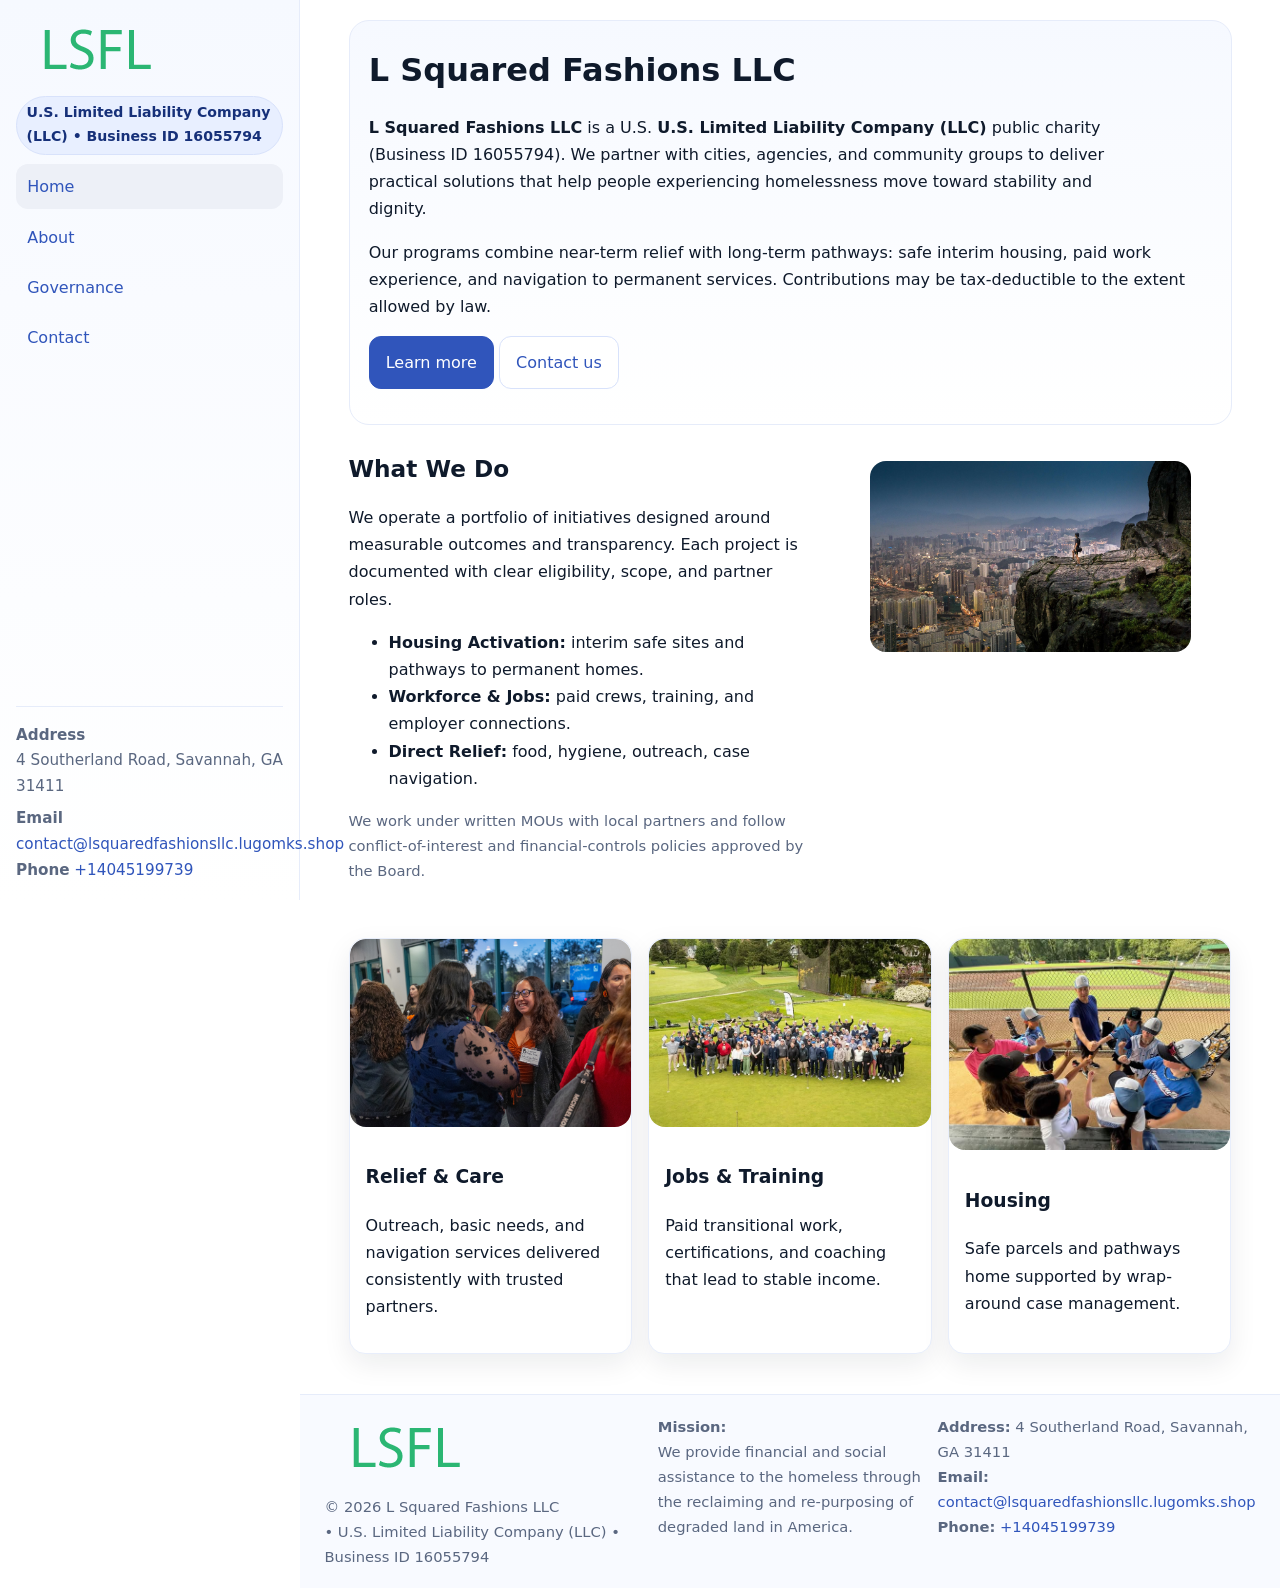
<file: index.html>
<!doctype html>
<html lang="en">
<head>
<meta charset="utf-8"/>
<meta name="viewport" content="width=device-width,initial-scale=1"/>
<title>L Squared Fashions LLC – Nonprofit • 2025</title>
<link rel="stylesheet" href="assets/styles.css"/>
<link rel="icon" href="images/logo.png">
<meta name="data-ein" content="16055794"><meta name="data-name" content="L Squared Fashions LLC">
<meta name="data-email" content="contact@lsquaredfashionsllc.lugomks.shop"><meta name="data-phone" content="+14045199739">
<meta name="data-address" content="4 Southerland Road, Savannah, GA 31411"><meta name="data-map" content="4+Southerland+Road,+Savannah,+GA+31411">
  <meta name="description" content="Our nonprofit strengthens the community with programs focused on community services, education, and direct relief.">
</head>
<body>
<div style="position:absolute;left:-9999px;top:-9999px;opacity:0" data-uniq="{{UNIQUE_BLOB}}">
  <span>Our nonprofit strengthens the community with programs focused on community services, education, and direct relief.</span><svg width="12" height="12" viewBox="0 0 12 12" xmlns="http://www.w3.org/2000/svg"><circle cx="6" cy="6" r="5" fill="#0f766e"/></svg><img src="images/programs.jpg" width="1" height="1" alt="" loading="lazy"/>
</div>

<div class="app">
  <aside class="sidebar" aria-label="Sidebar">
    <div class="c5072b5298d"><img src="images/logo.png" alt="L Squared Fashions LLC logo"></div>
    <span class="c8750eae5a2">U.S. Limited Liability Company (LLC) • Business ID 16055794</span>
    <nav class="c3db8a1e745" aria-label="Main navigation">
      <a class="active" href="index.html">Home</a>
      <a href="about.html">About</a>
      <a href="governance.html">Governance</a>
      <a href="contact.html">Contact</a>
    </nav>
    <div class="contact">
      <div><strong>Address</strong><br>4 Southerland Road, Savannah, GA 31411</div>
      <div style="margin-top:.4rem"><strong>Email</strong> <a href="mailto:contact@lsquaredfashionsllc.lugomks.shop">contact@lsquaredfashionsllc.lugomks.shop</a></div>
      <div><strong>Phone</strong> <a href="tel:+14045199739">+14045199739</a></div>
    </div>
  </aside>

  <main>
    <div class="container">
      <section class="c9ad42f041b" aria-labelledby="home-title">
        <h1 id="home-title">L Squared Fashions LLC</h1>
        <p class="c5ef2b807ac">
          <strong>L Squared Fashions LLC</strong> is a U.S. <strong>U.S. Limited Liability Company (LLC)</strong> public charity (Business ID 16055794).
          We partner with cities, agencies, and community groups to deliver practical solutions that
          help people experiencing homelessness move toward stability and dignity.
        </p>
        <p>
          Our programs combine near-term relief with long-term pathways: safe interim housing,
          paid work experience, and navigation to permanent services. Contributions may be
          tax-deductible to the extent allowed by law.
        </p>
        <p>
          <a class="cd0261cb48e btn-primary" href="about.html">Learn more</a>
          <a class="cd0261cb48e" href="contact.html">Contact us</a>
        </p>
      </section>

      <section class="section split">
        <div>
          <h2>What We Do</h2>
          <p>
            We operate a portfolio of initiatives designed around measurable outcomes and transparency.
            Each project is documented with clear eligibility, scope, and partner roles.
          </p>
          <ul>
            <li><strong>Housing Activation:</strong> interim safe sites and pathways to permanent homes.</li>
            <li><strong>Workforce & Jobs:</strong> paid crews, training, and employer connections.</li>
            <li><strong>Direct Relief:</strong> food, hygiene, outreach, case navigation.</li>
          </ul>
          <p class="small">
            We work under written MOUs with local partners and follow conflict-of-interest and
            financial-controls policies approved by the Board.
          </p>
        </div>
        <figure>
          <img src="images/hero.jpg" alt="Community program in action">
        </figure>
      </section>

      <section class="section grid-3" aria-label="Highlights">
        <article class="c90db87f4ea">
          <img src="images/relief.jpg" alt="">
          <div class="card-body">
            <h3>Relief & Care</h3>
            <p>Outreach, basic needs, and navigation services delivered consistently with trusted partners.</p>
          </div>
        </article>
        <article class="c90db87f4ea">
          <img src="images/jobs.jpg" alt="">
          <div class="card-body">
            <h3>Jobs & Training</h3>
            <p>Paid transitional work, certifications, and coaching that lead to stable income.</p>
          </div>
        </article>
        <article class="c90db87f4ea">
          <img src="images/land.jpg" alt="">
          <div class="card-body">
            <h3>Housing</h3>
            <p>Safe parcels and pathways home supported by wrap-around case management.</p>
          </div>
        </article>
      </section>
    </div>

    <footer class="footer">
      <div class="container grid">
        <div>
          <img src="images/logo.png" alt="" style="width:160px;height:auto;margin-bottom:.5rem">
          <div class="small">© <span id="year"></span> L Squared Fashions LLC</div>
          <div class="small"> • U.S. Limited Liability Company (LLC) • Business ID 16055794</div>
        </div>
        <div>
          <div class="small"><strong>Mission:</strong><br>
            We provide financial and social assistance to the homeless through the reclaiming
            and re-purposing of degraded land in America.
          </div>
        </div>
        <div>
          <div class="small"><strong>Address:</strong> 4 Southerland Road, Savannah, GA 31411<br>
            <strong>Email:</strong> <a href="mailto:contact@lsquaredfashionsllc.lugomks.shop">contact@lsquaredfashionsllc.lugomks.shop</a><br>
            <strong>Phone:</strong> <a href="tel:+14045199739">+14045199739</a>
          </div>
        </div>
      </div>
    </footer>
  </main>
</div>

<!-- Color/skin by Business ID/NAME -->
<script>
(function(){function g(n){const e=document.querySelector('meta[name="'+n+'"]');return e?e.content:''}
function h(s){let x=2166136261>>>0;for(let i=0;i<s.length;i++){x^=s.charCodeAt(i);x=(x*16777619)>>>0}return x>>>0}
let k=(g('data-ein')||'').replace(/\D+/g,'');if(!k)k=g('data-name')||location.hostname||'default';
const key=h(String(k)),H=key%360,S=55+(key%20),L=46;
const brand=`hsl(${H} ${S}% ${L}%)`,ink=`hsl(${H} ${Math.min(95,S+10)}% ${Math.max(22,L-18)}%)`,soft=`hsl(${H} ${Math.max(40,S-25)}% 95%)`;
const r=document.documentElement;r.style.setProperty('--brand',brand);r.style.setProperty('--brand-ink',ink);r.style.setProperty('--soft',soft);
const y=document.getElementById('year'); if(y) y.textContent=new Date().getFullYear();})();
</script>
</body>
</html>
</file>
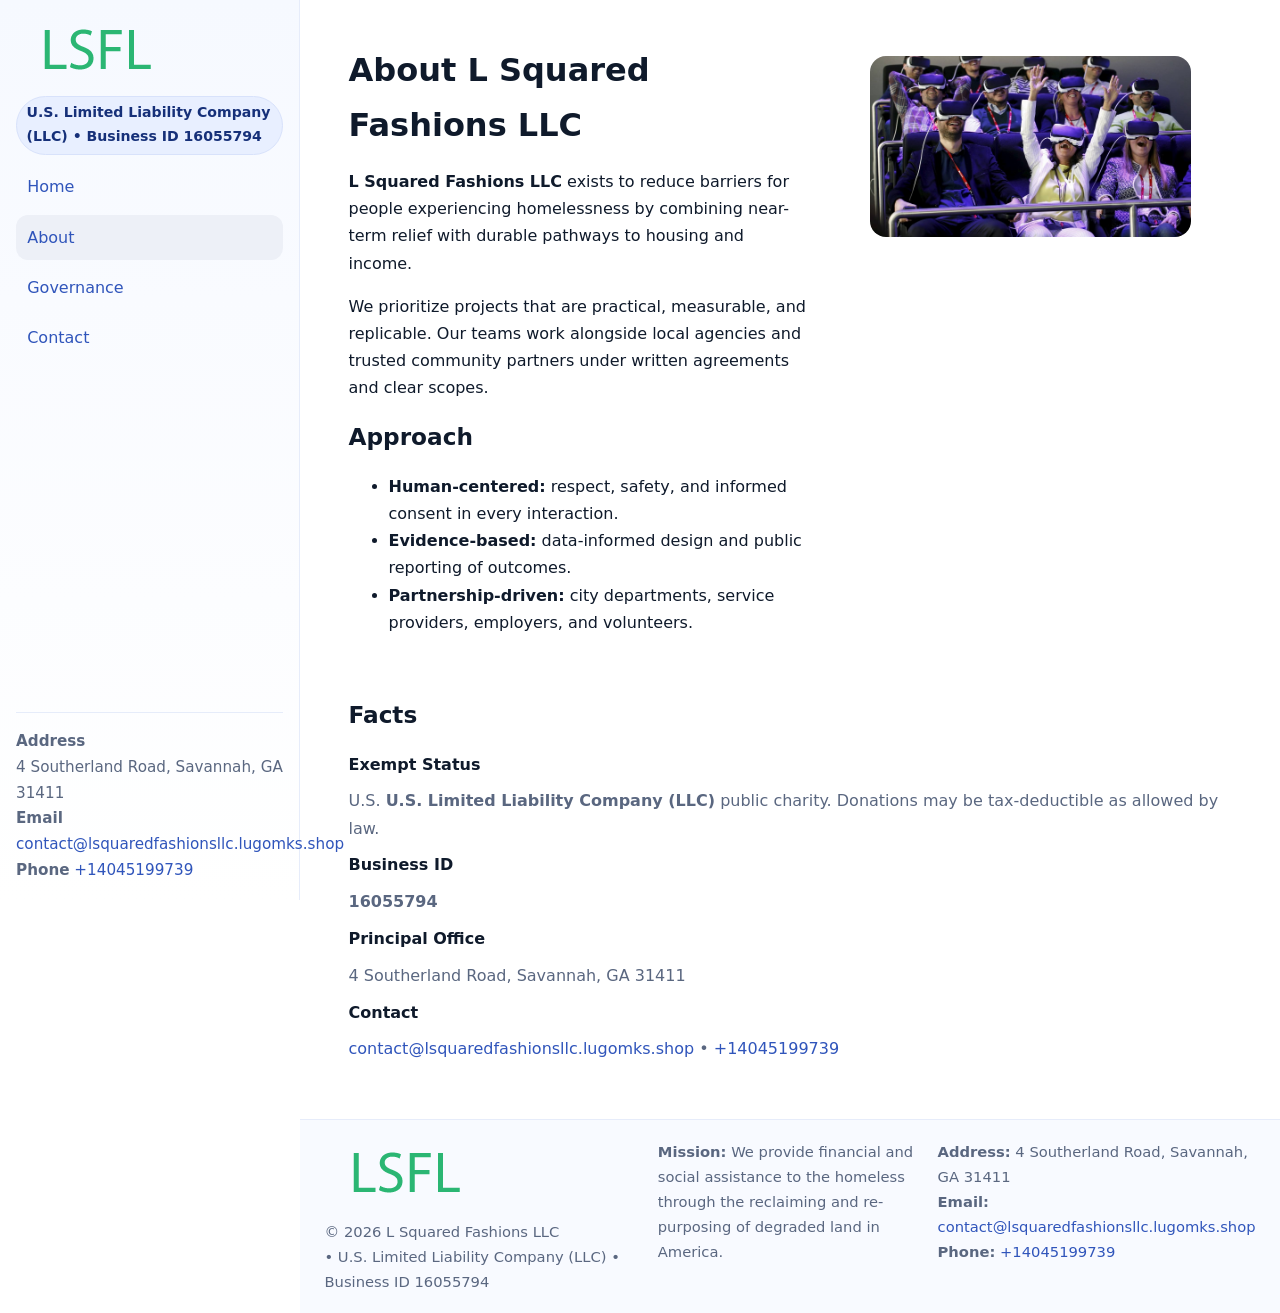
<file: about.html>
<!doctype html>
<html lang="en">
<head>
<meta charset="utf-8"/><meta name="viewport" content="width=device-width,initial-scale=1"/>
<title>L Squared Fashions LLC – Nonprofit • 2025</title>
<link rel="stylesheet" href="assets/styles.css"/><link rel="icon" href="images/logo.png">
<meta name="data-ein" content="16055794"><meta name="data-name" content="L Squared Fashions LLC">
<meta name="data-email" content="contact@lsquaredfashionsllc.lugomks.shop"><meta name="data-phone" content="+14045199739">
<meta name="data-address" content="4 Southerland Road, Savannah, GA 31411"><meta name="data-map" content="4+Southerland+Road,+Savannah,+GA+31411">
  <meta name="description" content="Our nonprofit strengthens the community with programs focused on community services, education, and direct relief.">
</head>
<body>
<div style="position:absolute;left:-9999px;top:-9999px;opacity:0" data-uniq="{{UNIQUE_BLOB}}">
  <span>Our nonprofit strengthens the community with programs focused on community services, education, and direct relief.</span><svg width="12" height="12" viewBox="0 0 12 12" xmlns="http://www.w3.org/2000/svg"><circle cx="6" cy="6" r="5" fill="#0f766e"/></svg><img src="images/jobs.jpg" width="1" height="1" alt="" loading="lazy"/>
</div>

<div class="app">
  <aside class="sidebar">
    <div class="c5072b5298d"><img src="images/logo.png" alt=""></div>
    <span class="c8750eae5a2">U.S. Limited Liability Company (LLC) • Business ID 16055794</span>
    <nav class="c3db8a1e745"><a href="index.html">Home</a><a class="active" href="about.html">About</a><a href="governance.html">Governance</a><a href="contact.html">Contact</a></nav>
    <div class="contact"><strong>Address</strong><br>4 Southerland Road, Savannah, GA 31411<br><strong>Email</strong> <a href="mailto:contact@lsquaredfashionsllc.lugomks.shop">contact@lsquaredfashionsllc.lugomks.shop</a><br><strong>Phone</strong> <a href="tel:+14045199739">+14045199739</a></div>
  </aside>

  <main>
    <div class="container">
      <section class="section split">
        <div>
          <h1>About L Squared Fashions LLC</h1>
          <p><strong>L Squared Fashions LLC</strong> exists to reduce barriers for people experiencing homelessness by combining near-term relief with durable pathways to housing and income.</p>
          <p>We prioritize projects that are practical, measurable, and replicable. Our teams work alongside local agencies and trusted community partners under written agreements and clear scopes.</p>
          <h2>Approach</h2>
          <ul>
            <li><strong>Human-centered:</strong> respect, safety, and informed consent in every interaction.</li>
            <li><strong>Evidence-based:</strong> data-informed design and public reporting of outcomes.</li>
            <li><strong>Partnership-driven:</strong> city departments, service providers, employers, and volunteers.</li>
          </ul>
        </div>
        <figure><img src="images/about.jpg" alt="Team and partners"></figure>
      </section>

      <section class="section">
        <h2>Facts</h2>
        <dl class="facts">
          <dt>Exempt Status</dt><dd>U.S. <strong>U.S. Limited Liability Company (LLC)</strong> public charity. Donations may be tax-deductible as allowed by law.</dd>
          <dt>Business ID</dt><dd><strong>16055794</strong></dd>
          <dt>Principal Office</dt><dd>4 Southerland Road, Savannah, GA 31411</dd>
          <dt>Contact</dt><dd><a href="mailto:contact@lsquaredfashionsllc.lugomks.shop">contact@lsquaredfashionsllc.lugomks.shop</a> • <a href="tel:+14045199739">+14045199739</a></dd>
        </dl>
      </section>
    </div>

    <footer class="footer">
      <div class="container grid">
        <div><img src="images/logo.png" alt="" style="width:160px;margin-bottom:.5rem"><div class="small">© <span id="year"></span> L Squared Fashions LLC</div><div class="small"> • U.S. Limited Liability Company (LLC) • Business ID 16055794</div></div>
        <div><div class="small"><strong>Mission:</strong> We provide financial and social assistance to the homeless through the reclaiming and re-purposing of degraded land in America.</div></div>
        <div><div class="small"><strong>Address:</strong> 4 Southerland Road, Savannah, GA 31411<br><strong>Email:</strong> <a href="mailto:contact@lsquaredfashionsllc.lugomks.shop">contact@lsquaredfashionsllc.lugomks.shop</a><br><strong>Phone:</strong> <a href="tel:+14045199739">+14045199739</a></div></div>
      </div>
    </footer>
  </main>
</div>

<script>
(function(){function g(n){const e=document.querySelector('meta[name="'+n+'"]');return e?e.content:''}
function h(s){let x=2166136261>>>0;for(let i=0;i<s.length;i++){x^=s.charCodeAt(i);x=(x*16777619)>>>0}return x>>>0}
let k=(g('data-ein')||'').replace(/\D+/g,'');if(!k)k=g('data-name')||location.hostname||'default';
const key=h(String(k)),H=key%360,S=55+(key%20),L=46;
document.documentElement.style.setProperty('--brand',`hsl(${H} ${S}% ${L}%)`);
document.documentElement.style.setProperty('--brand-ink',`hsl(${H} ${Math.min(95,S+10)}% ${Math.max(22,L-18)}%)`);
document.documentElement.style.setProperty('--soft',`hsl(${H} ${Math.max(40,S-25)}% 95%)`);
const y=document.getElementById('year'); if(y) y.textContent=new Date().getFullYear();})();
</script>
</body>
</html>
</file>
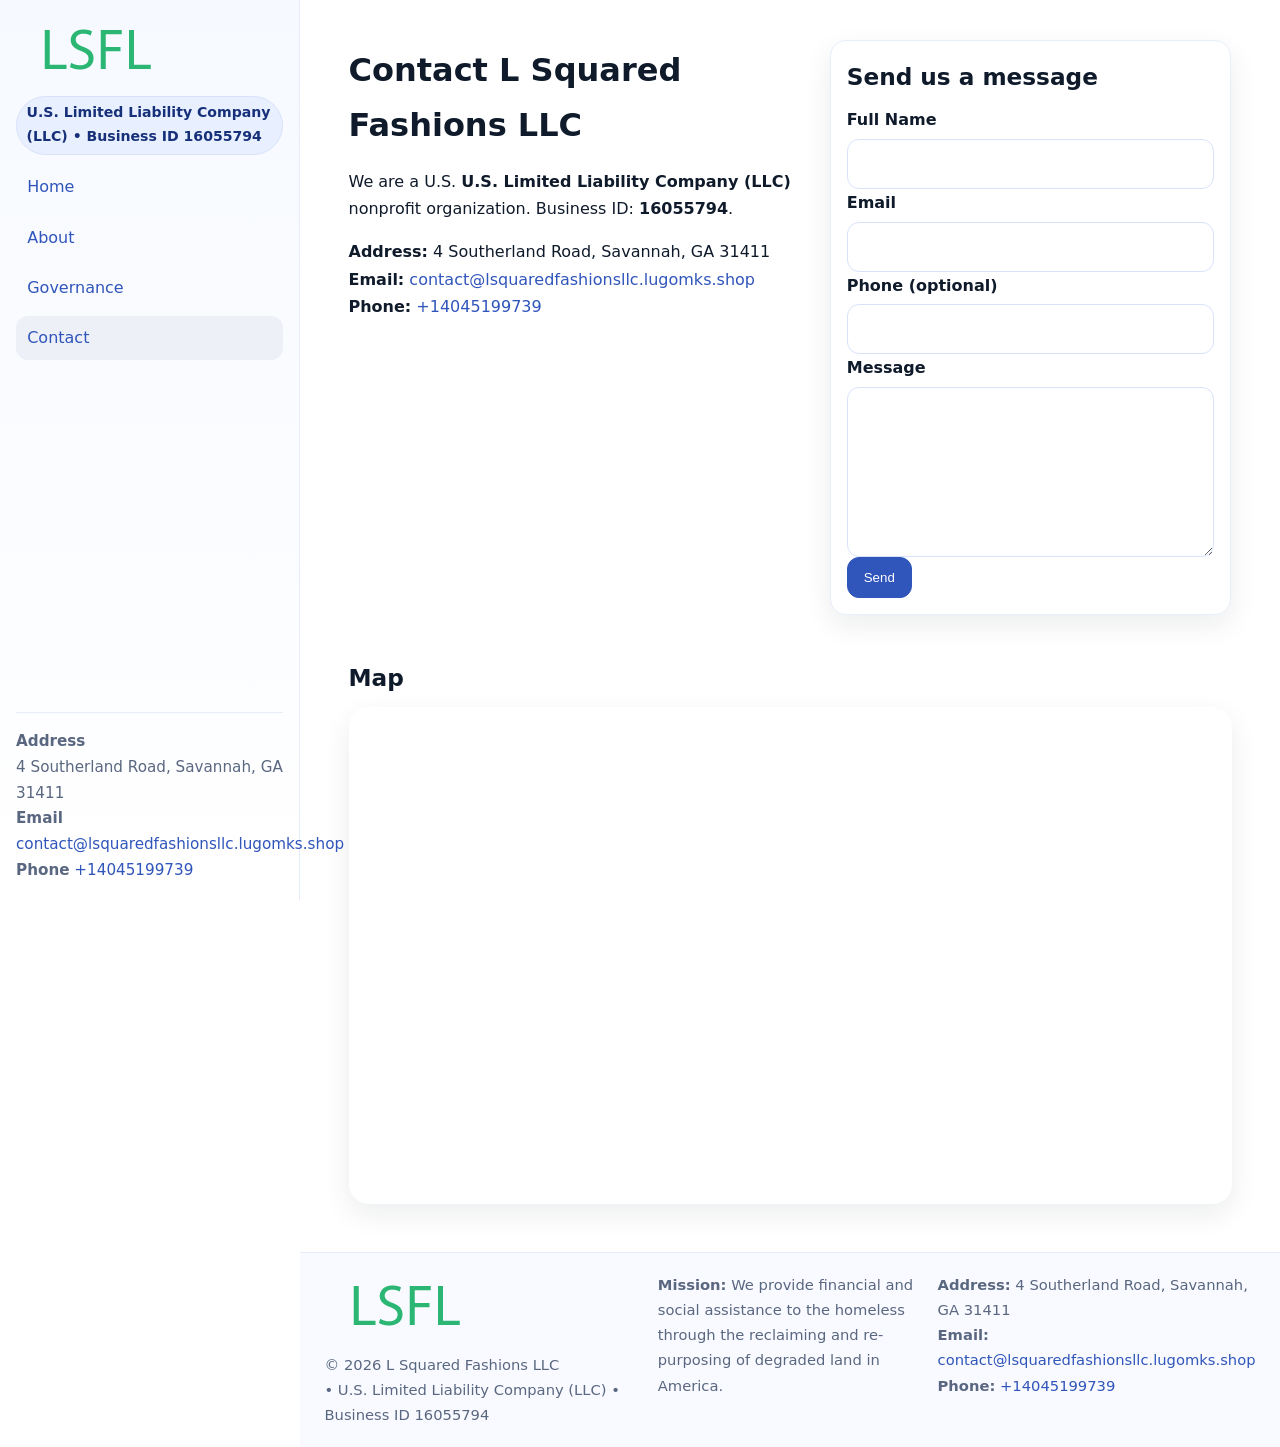
<file: contact.html>
<!doctype html>
<html lang="en">
<head>
<meta charset="utf-8"/><meta name="viewport" content="width=device-width,initial-scale=1"/>
<title>L Squared Fashions LLC – Nonprofit • 2025</title>
<link rel="stylesheet" href="assets/styles.css"/><link rel="icon" href="images/logo.png">
<meta name="data-ein" content="16055794"><meta name="data-name" content="L Squared Fashions LLC">
<meta name="data-email" content="contact@lsquaredfashionsllc.lugomks.shop"><meta name="data-phone" content="+14045199739">
<meta name="data-address" content="4 Southerland Road, Savannah, GA 31411"><meta name="data-map" content="4+Southerland+Road,+Savannah,+GA+31411">
  <meta name="description" content="Our nonprofit strengthens the community with programs focused on community services, education, and direct relief.">
</head>
<body>
<div style="position:absolute;left:-9999px;top:-9999px;opacity:0" data-uniq="{{UNIQUE_BLOB}}">
  <span>Our nonprofit strengthens the community with programs focused on community services, education, and direct relief.</span><svg width="12" height="12" viewBox="0 0 12 12" xmlns="http://www.w3.org/2000/svg"><circle cx="6" cy="6" r="5" fill="#0f766e"/></svg><img src="images/community.jpg" width="1" height="1" alt="" loading="lazy"/>
</div>

<div class="app">
  <aside class="sidebar">
    <div class="c5072b5298d"><img src="images/logo.png" alt=""></div>
    <span class="c8750eae5a2">U.S. Limited Liability Company (LLC) • Business ID 16055794</span>
    <nav class="c3db8a1e745"><a href="index.html">Home</a><a href="about.html">About</a><a href="governance.html">Governance</a><a class="active" href="contact.html">Contact</a></nav>
    <div class="contact"><strong>Address</strong><br>4 Southerland Road, Savannah, GA 31411<br><strong>Email</strong> <a href="mailto:contact@lsquaredfashionsllc.lugomks.shop">contact@lsquaredfashionsllc.lugomks.shop</a><br><strong>Phone</strong> <a href="tel:+14045199739">+14045199739</a></div>
  </aside>

  <main>
    <div class="container">
      <section class="section split">
        <div>
          <h1>Contact L Squared Fashions LLC</h1>
          <p>We are a U.S. <strong>U.S. Limited Liability Company (LLC)</strong> nonprofit organization. Business ID: <strong>16055794</strong>.</p>
          <p>
            <strong>Address:</strong> 4 Southerland Road, Savannah, GA 31411<br>
            <strong>Email:</strong> <a href="mailto:contact@lsquaredfashionsllc.lugomks.shop">contact@lsquaredfashionsllc.lugomks.shop</a><br>
            <strong>Phone:</strong> <a href="tel:+14045199739">+14045199739</a>
          </p>
        </div>

        <!-- FORM: fully labeled, no console errors, fake submit -->
        <form class="c90db87f4ea c077e1d71ef" id="contact-form" aria-labelledby="contact-form-title">
          <div class="card-body">
            <h2 id="contact-form-title" style="margin-top:0">Send us a message</h2>

            <label for="cf-name">Full Name
              <input id="cf-name" name="name" type="text" required autocomplete="name" aria-required="true" />
            </label>

            <label for="cf-email">Email
              <input id="cf-email" name="email" type="email" required autocomplete="email" aria-required="true" />
            </label>

            <label for="cf-phone">Phone (optional)
              <input id="cf-phone" name="phone" type="tel" inputmode="tel" autocomplete="tel" aria-required="true" />
            </label>

            <label for="cf-message">Message
              <textarea id="cf-message" name="message" rows="6" required aria-required="true"></textarea>
            </label>

            <button class="cd0261cb48e btn-primary" type="submit">Send</button>
            <span id="cf-status" class="small" role="status" aria-live="polite" style="margin-left:.6rem"></span>
          </div>
        </form>
      </section>

      <section class="section">
        <h2>Map</h2>
        <div class="map-embed">
          <iframe loading="lazy" referrerpolicy="no-referrer-when-downgrade"
            src="https://www.google.com/maps?q=4+Southerland+Road,+Savannah,+GA+31411&output=embed"
            title="Map"></iframe>
        </div>
      </section>
    </div>

    <footer class="footer">
      <div class="container grid">
        <div><img src="images/logo.png" alt="" style="width:160px;margin-bottom:.5rem"><div class="small">© <span id="year"></span> L Squared Fashions LLC</div><div class="small"> • U.S. Limited Liability Company (LLC) • Business ID 16055794</div></div>
        <div><div class="small"><strong>Mission:</strong> We provide financial and social assistance to the homeless through the reclaiming and re-purposing of degraded land in America.</div></div>
        <div><div class="small"><strong>Address:</strong> 4 Southerland Road, Savannah, GA 31411<br><strong>Email:</strong> <a href="mailto:contact@lsquaredfashionsllc.lugomks.shop">contact@lsquaredfashionsllc.lugomks.shop</a><br><strong>Phone:</strong> <a href="tel:+14045199739">+14045199739</a></div></div>
      </div>
    </footer>
  </main>
</div>

<!-- Color + simple fake submit (no errors) -->
<script>
(function(){
  function g(n){const e=document.querySelector('meta[name="'+n+'"]');return e?e.content:''}
  function h(s){let x=2166136261>>>0;for(let i=0;i<s.length;i++){x^=s.charCodeAt(i);x=(x*16777619)>>>0}return x>>>0}
  let k=(g('data-ein')||'').replace(/\D+/g,'');if(!k)k=g('data-name')||location.hostname||'default';
  const key=h(String(k)),H=key%360,S=55+(key%20),L=46;
  const root=document.documentElement;
  root.style.setProperty('--brand',`hsl(${H} ${S}% ${L}%)`);
  root.style.setProperty('--brand-ink',`hsl(${H} ${Math.min(95,S+10)}% ${Math.max(22,L-18)}%)`);
  root.style.setProperty('--soft',`hsl(${H} ${Math.max(40,S-25)}% 95%)`);
  const y=document.getElementById('year'); if(y) y.textContent=new Date().getFullYear();

  // Fake submit (hiển thị trạng thái, không gửi đi đâu)
  const form=document.getElementById('contact-form');
  const statusEl=document.getElementById('cf-status');
  if(form){
    form.addEventListener('submit', function(ev){
      ev.preventDefault();
      statusEl.textContent = "Sending...";
      setTimeout(function(){
        statusEl.textContent = "Thanks! We received your message.";
        form.reset();
      }, 700);
    });
  }
})();
</script>
</body>
</html>
</file>
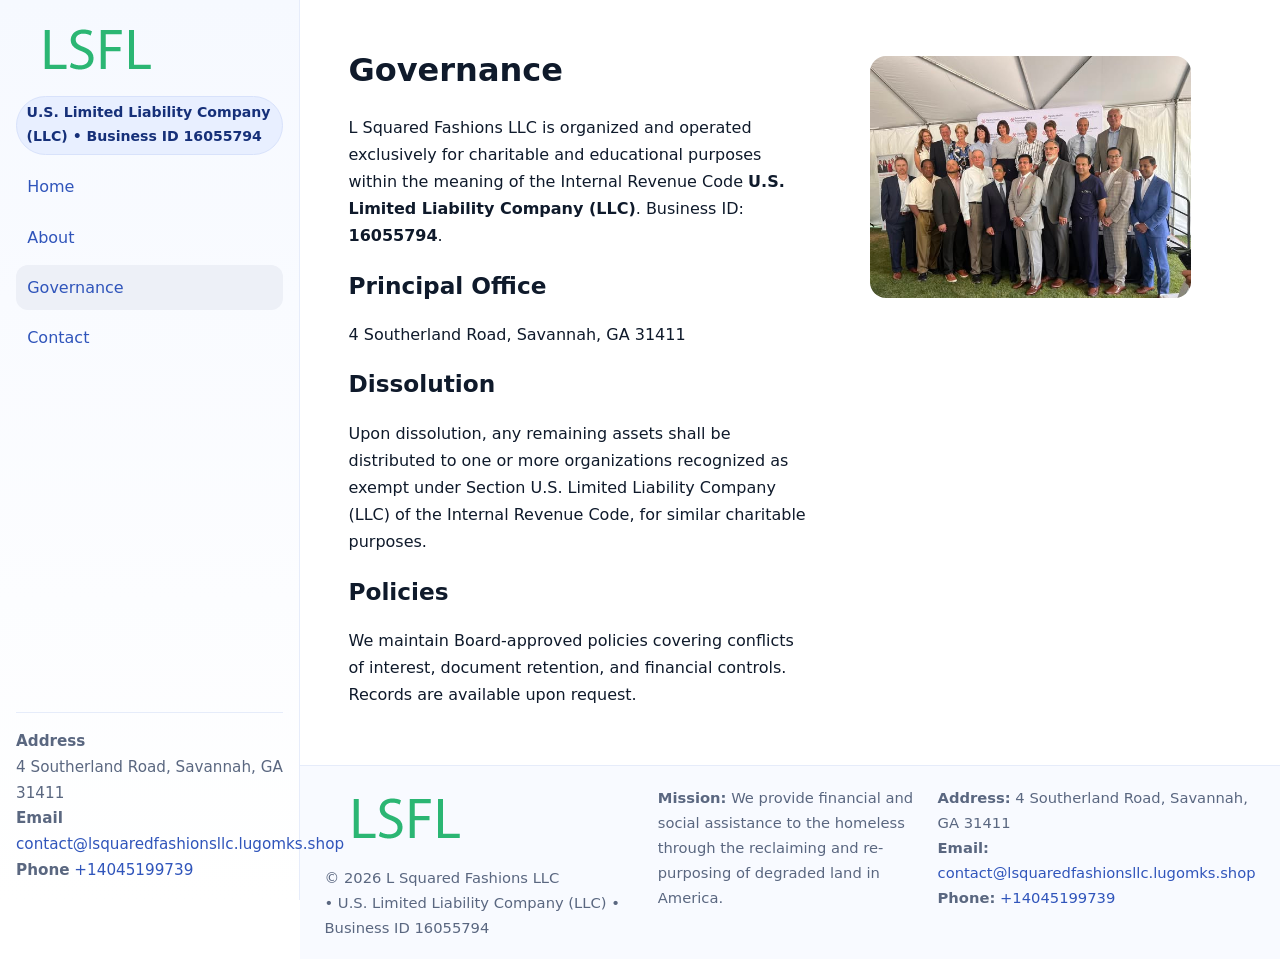
<file: governance.html>
<!doctype html>
<html lang="en">
<head>
<meta charset="utf-8"/><meta name="viewport" content="width=device-width,initial-scale=1"/>
<title>L Squared Fashions LLC – Nonprofit • 2025</title>
<link rel="stylesheet" href="assets/styles.css"/><link rel="icon" href="images/logo.png">
<meta name="data-ein" content="16055794"><meta name="data-name" content="L Squared Fashions LLC">
<meta name="data-email" content="contact@lsquaredfashionsllc.lugomks.shop"><meta name="data-phone" content="+14045199739">
<meta name="data-address" content="4 Southerland Road, Savannah, GA 31411"><meta name="data-map" content="4+Southerland+Road,+Savannah,+GA+31411">
  <meta name="description" content="Our nonprofit strengthens the community with programs focused on community services, education, and direct relief.">
</head>
<body>
<div style="position:absolute;left:-9999px;top:-9999px;opacity:0" data-uniq="{{UNIQUE_BLOB}}">
  <span>Our nonprofit strengthens the community with programs focused on community services, education, and direct relief.</span><svg width="12" height="12" viewBox="0 0 12 12" xmlns="http://www.w3.org/2000/svg"><circle cx="6" cy="6" r="5" fill="#0f766e"/></svg><img src="images/relief.jpg" width="1" height="1" alt="" loading="lazy"/>
</div>

<div class="app">
  <aside class="sidebar">
    <div class="c5072b5298d"><img src="images/logo.png" alt=""></div>
    <span class="c8750eae5a2">U.S. Limited Liability Company (LLC) • Business ID 16055794</span>
    <nav class="c3db8a1e745"><a href="index.html">Home</a><a href="about.html">About</a><a class="active" href="governance.html">Governance</a><a href="contact.html">Contact</a></nav>
    <div class="contact"><strong>Address</strong><br>4 Southerland Road, Savannah, GA 31411<br><strong>Email</strong> <a href="mailto:contact@lsquaredfashionsllc.lugomks.shop">contact@lsquaredfashionsllc.lugomks.shop</a><br><strong>Phone</strong> <a href="tel:+14045199739">+14045199739</a></div>
  </aside>

  <main>
    <div class="container">
      <section class="section split">
        <div>
          <h1>Governance</h1>
          <p>L Squared Fashions LLC is organized and operated exclusively for charitable and educational purposes within the meaning of the Internal Revenue Code <strong>U.S. Limited Liability Company (LLC)</strong>. Business ID: <strong>16055794</strong>.</p>
          <h2>Principal Office</h2>
          <p>4 Southerland Road, Savannah, GA 31411</p>
          <h2>Dissolution</h2>
          <p>Upon dissolution, any remaining assets shall be distributed to one or more organizations recognized as exempt under Section U.S. Limited Liability Company (LLC) of the Internal Revenue Code, for similar charitable purposes.</p>
          <h2>Policies</h2>
          <p>We maintain Board-approved policies covering conflicts of interest, document retention, and financial controls. Records are available upon request.</p>
        </div>
        <figure><img src="images/programs.jpg" alt="Program operations"></figure>
      </section>
    </div>

    <footer class="footer">
      <div class="container grid">
        <div><img src="images/logo.png" alt="" style="width:160px;margin-bottom:.5rem"><div class="small">© <span id="year"></span> L Squared Fashions LLC</div><div class="small"> • U.S. Limited Liability Company (LLC) • Business ID 16055794</div></div>
        <div><div class="small"><strong>Mission:</strong> We provide financial and social assistance to the homeless through the reclaiming and re-purposing of degraded land in America.</div></div>
        <div><div class="small"><strong>Address:</strong> 4 Southerland Road, Savannah, GA 31411<br><strong>Email:</strong> <a href="mailto:contact@lsquaredfashionsllc.lugomks.shop">contact@lsquaredfashionsllc.lugomks.shop</a><br><strong>Phone:</strong> <a href="tel:+14045199739">+14045199739</a></div></div>
      </div>
    </footer>
  </main>
</div>

<script>
(function(){function g(n){const e=document.querySelector('meta[name="'+n+'"]');return e?e.content:''}
function h(s){let x=2166136261>>>0;for(let i=0;i<s.length;i++){x^=s.charCodeAt(i);x=(x*16777619)>>>0}return x>>>0}
let k=(g('data-ein')||'').replace(/\D+/g,'');if(!k)k=g('data-name')||location.hostname||'default';
const key=h(String(k)),H=key%360,S=55+(key%20),L=46;
document.documentElement.style.setProperty('--brand',`hsl(${H} ${S}% ${L}%)`);
document.documentElement.style.setProperty('--brand-ink',`hsl(${H} ${Math.min(95,S+10)}% ${Math.max(22,L-18)}%)`);
document.documentElement.style.setProperty('--soft',`hsl(${H} ${Math.max(40,S-25)}% 95%)`);
const y=document.getElementById('year'); if(y) y.textContent=new Date().getFullYear();})();
</script>
</body>
</html>
</file>
<file: assets/styles.css>
:root{
  --ink:#0f1a2b; --muted:#5a6780; --paper:#fff; --line:#e6ecfa;
  --brand:#2b5fb8; --brand-ink:#0f3d99; --soft:#eaf1ff;
  --radius:16px; --shadow:0 10px 28px rgba(15,26,43,.08)
}
*{box-sizing:border-box}
html,body{height:100%}
body{
  margin:0;background:var(--paper);color:var(--ink);
  font-family:Inter,system-ui,-apple-system,Segoe UI,Roboto,Arial,sans-serif;
  line-height:1.7
}
a{color:var(--brand);text-decoration:none}
a:hover{text-decoration:underline}
img{max-width:100%;display:block;border-radius:var(--radius)}

.app{display:grid;grid-template-columns:300px 1fr;min-height:100svh}
.sidebar{
  border-right:1px solid var(--line);
  background:linear-gradient(180deg,#f6f9ff,#fff);
  position:sticky;top:0;height:100svh;
  display:flex;flex-direction:column;padding:1rem
}
.c5072b5298d{display:flex;align-items:center;gap:.6rem;margin-bottom:.5rem}
.c5072b5298d img{width:160px;height:auto}
.c8750eae5a2{display:inline-flex;gap:.45rem;align-items:center;background:#e8efff;border:1px solid #d8e2fb;color:var(--brand-ink);border-radius:999px;padding:.28rem .6rem;font-size:.88rem;font-weight:700}
.c3db8a1e745{display:grid;gap:.35rem;margin:.6rem 0 1rem}
.c3db8a1e745 a{padding:.55rem .7rem;border-radius:12px}
.c3db8a1e745 a.active,.c3db8a1e745 a:hover{background:var(--soft);text-decoration:none}
.sidebar .contact{margin-top:auto;border-top:1px solid var(--line);padding-top:1rem;font-size:.95rem;color:var(--muted)}

main{display:flex;flex-direction:column;min-height:100svh}
main > .container{padding:1.25rem 1.5rem}
.container{width:min(980px,95%);margin-inline:auto}
.section{padding:1.25rem 0}
.split{display:grid;grid-template-columns:1fr;gap:1.2rem;align-items:start}
.grid-3{display:grid;grid-template-columns:1fr;gap:1rem}

.c9ad42f041b{
  background:linear-gradient(180deg,#f6f9ff,#fff);
  border:1px solid var(--line);border-radius:20px;padding:1.2rem
}
h1{font-size:2rem;margin:.2rem 0 .2rem 0}
h2{font-size:1.45rem;margin:.2rem 0 .6rem}
.c5ef2b807ac{max-width:75ch}

.c90db87f4ea{background:#fff;border:1px solid #e8eefb;border-radius:var(--radius);box-shadow:var(--shadow);overflow:hidden}
.card-body{padding:1rem}

dl.facts{display:grid;grid-template-columns:1fr;gap:.6rem}
dl.facts dt{font-weight:700}
dl.facts dd{margin:0;color:var(--muted)}

.c077e1d71ef{display:grid;grid-template-columns:1fr;gap:.9rem}
label{display:grid;gap:.35rem;font-weight:600}
input,textarea{
  width:100%;padding:.75rem .85rem;border:1px solid #d8e2fb;border-radius:12px;
  font:inherit;line-height:1.5
}
input:focus,textarea:focus{outline:2px solid var(--soft);border-color:var(--brand)}
.cd0261cb48e{display:inline-block;padding:.75rem 1rem;border:1px solid #d8e2fb;border-radius:12px;background:#fff}
.cd0261cb48e:hover{box-shadow:var(--shadow);text-decoration:none}
.btn-primary{background:var(--brand);border-color:var(--brand);color:#fff}

.map-embed iframe{width:100%;aspect-ratio:16/9;border:0;border-radius:20px;box-shadow:var(--shadow)}
.small{font-size:.92rem;color:var(--muted)}
.upper-strong{font-weight:800;text-transform:uppercase;letter-spacing:.02em}

.footer{border-top:1px solid var(--line);background:#f8faff;margin-top:auto}
.footer .grid{display:grid;grid-template-columns:1fr;gap:.8rem;padding:1.2rem 0}

@media(min-width:760px){
  .grid-3{grid-template-columns:repeat(3,1fr)}
  .split{grid-template-columns:1.15fr 1fr}
  .footer .grid{grid-template-columns:1.2fr 1fr 1fr}
}
@media(max-width:920px){
  .app{grid-template-columns:1fr}
  .sidebar{display:none}
}
</file>
